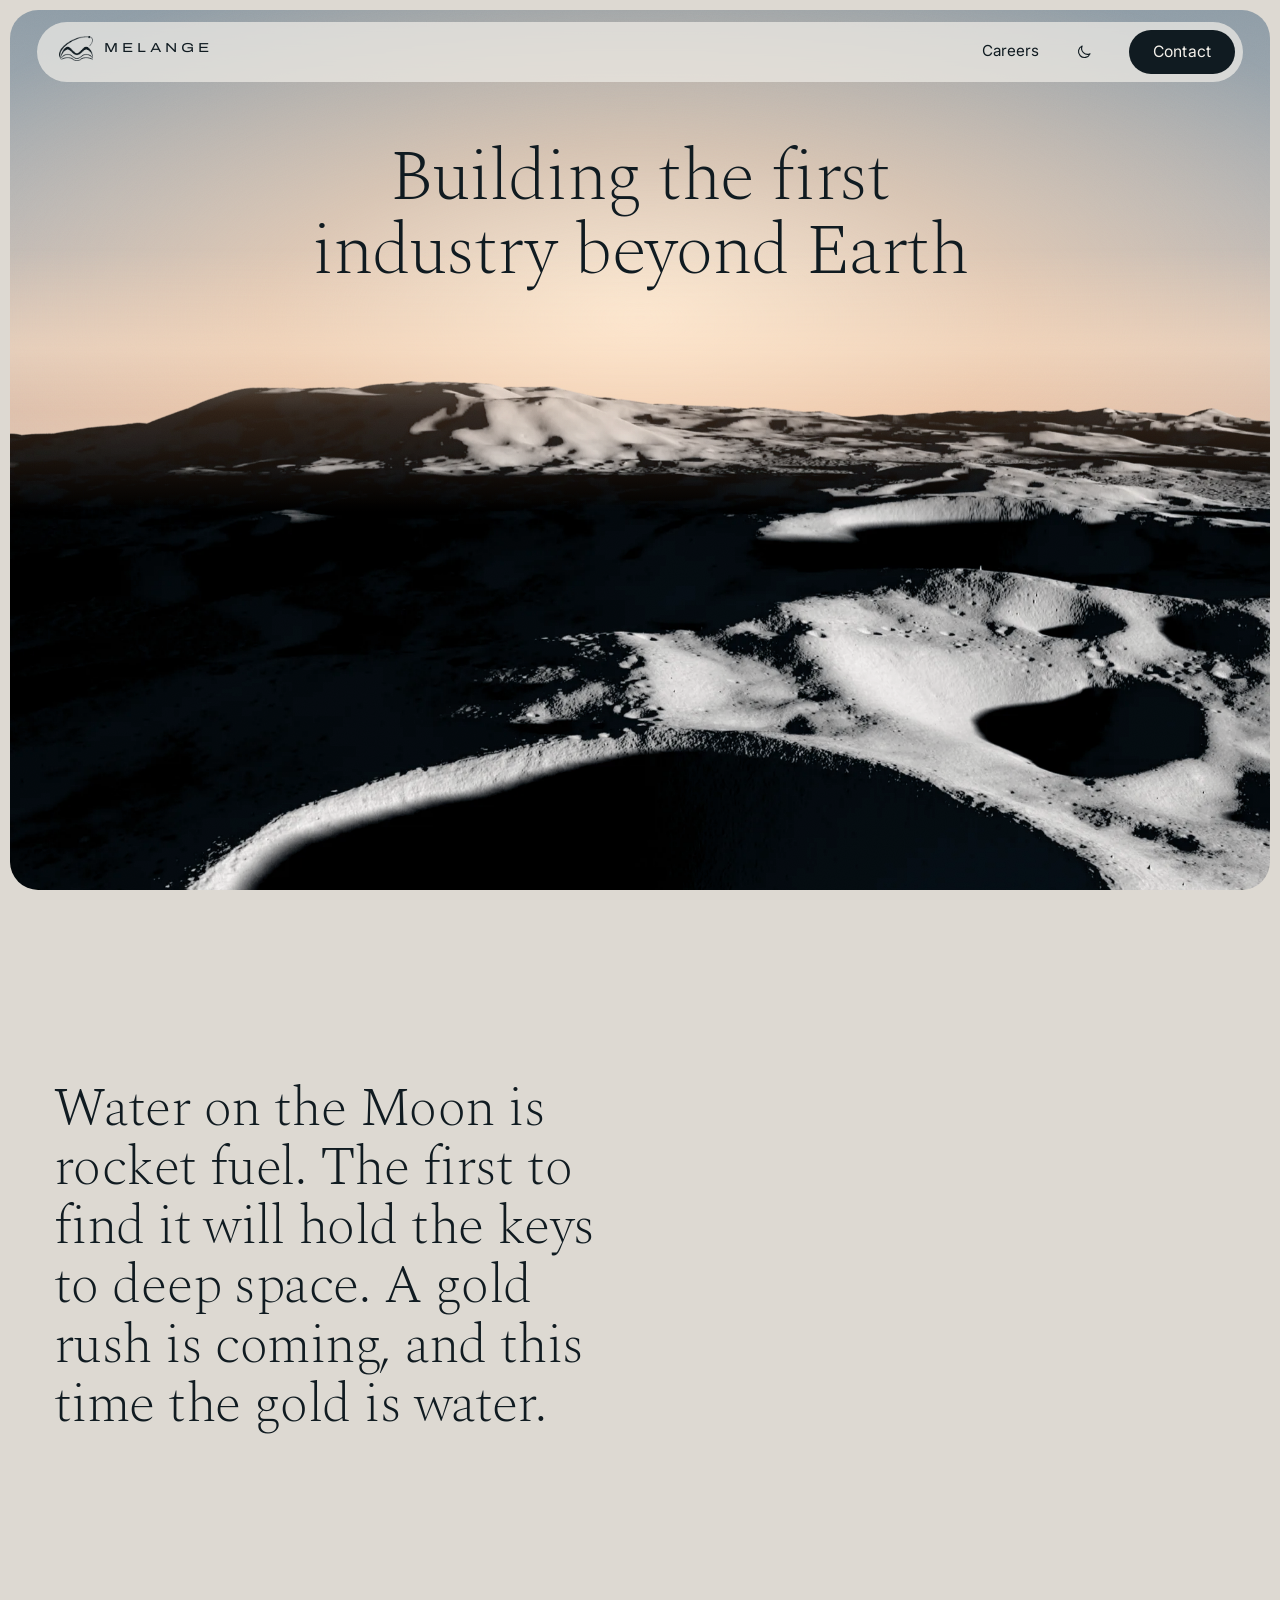
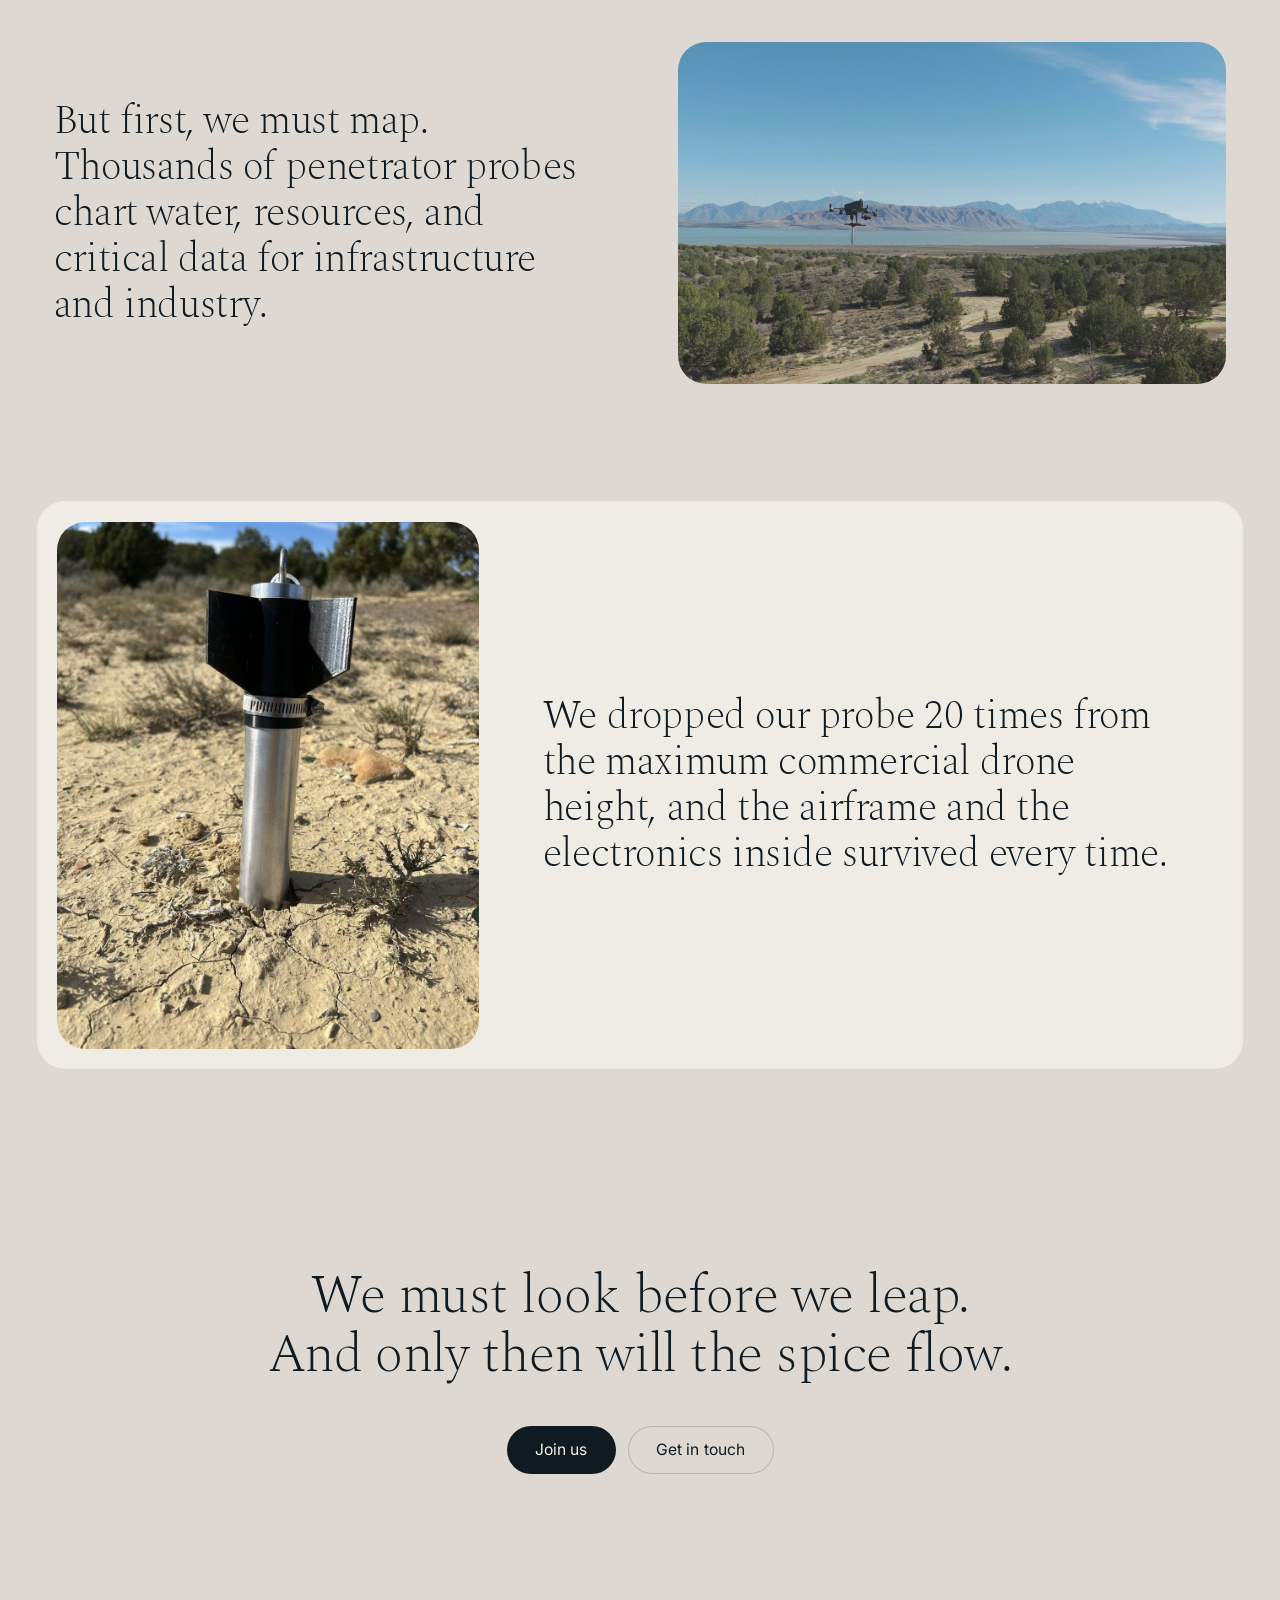
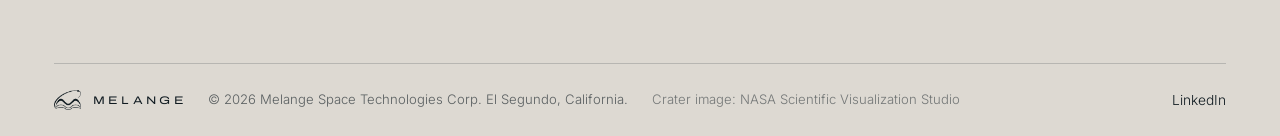
<file: index.html>
<!DOCTYPE html>
<html lang="en">
<head>
  <meta charset="utf-8">
  <meta name="viewport" content="width=device-width, initial-scale=1">
  <title>Melange Space</title>
  <meta name="description" content="Water on the Moon is rocket fuel. Melange Space maps what lies beneath the lunar surface, the first step to building the first industry beyond Earth.">
  <meta property="og:site_name" content="Melange Space">
  <meta property="og:type" content="website">
  <meta property="og:title" content="Melange Space">
  <meta property="og:description" content="Water on the Moon is rocket fuel. Melange Space maps what lies beneath the lunar surface, the first step to building the first industry beyond Earth.">
  <meta property="og:image" content="https://melangespace.com/assets/og.jpg">
  <meta property="og:url" content="https://melangespace.com/">
  <link rel="canonical" href="https://melangespace.com/">
  <meta name="twitter:card" content="summary_large_image">
  <script>
    // Night mode: the visitor's own choice if they made one, else their system setting.
    (function () {
      var m = null;
      try { m = localStorage.getItem('mode'); } catch (e) {}
      if (m !== 'day' && m !== 'night') m = window.matchMedia && matchMedia('(prefers-color-scheme: dark)').matches ? 'night' : 'day';
      document.documentElement.dataset.mode = m;
    })();
  </script>
  <link rel="icon" href="favicon.ico" sizes="any">
  <link rel="icon" href="assets/favicon.png" type="image/png">
  <link rel="apple-touch-icon" href="assets/apple-touch-icon.png">
  <link rel="preconnect" href="https://fonts.googleapis.com">
  <link rel="preconnect" href="https://fonts.gstatic.com" crossorigin>
  <link href="https://fonts.googleapis.com/css2?family=Spectral:wght@200;300&family=Archivo:wdth,wght@125,300;125,400&family=Inter:wght@300;400;500&display=swap" rel="stylesheet">
  <link rel="preload" as="image" href="assets/shackleton-terrain-2000.webp" imagesrcset="assets/shackleton-terrain-1100.webp 1100w, assets/shackleton-terrain-2000.webp 2000w" imagesizes="(max-width: 820px) 160vw, 100vw">
  <link rel="stylesheet" href="css/style.css">
  <script type="application/ld+json">
  {
    "@context": "https://schema.org",
    "@type": "Organization",
    "name": "Melange Space Technologies Corp.",
    "alternateName": "Melange Space",
    "url": "https://melangespace.com/",
    "logo": "https://melangespace.com/assets/logo.png",
    "founder": { "@type": "Person", "name": "Russell Boyer" },
    "address": { "@type": "PostalAddress", "addressLocality": "El Segundo", "addressRegion": "CA", "addressCountry": "US" },
    "email": "russell@melangespace.com",
    "sameAs": ["https://www.linkedin.com/company/melange-space/"]
  }
  </script>
</head>
<body>

<header class="nav" id="nav">
  <a class="brand" href="./" aria-label="Melange Space home"><span class="logo" role="img" aria-label="Melange"><span class="logo-mark"></span><span class="logo-word" aria-hidden="true">Melange</span></span></a>
  <a class="nav-link" href="careers.html">Careers</a>
  <button class="mode" type="button" aria-label="Switch between day and night mode">
    <svg class="moon" viewBox="0 0 24 24" aria-hidden="true"><path d="M20 14.5A8 8 0 0 1 9.5 4a8 8 0 1 0 10.5 10.5z"/></svg>
    <svg class="sun" viewBox="0 0 24 24" aria-hidden="true"><circle cx="12" cy="12" r="4"/><path d="M12 2.5v2.2M12 19.3v2.2M2.5 12h2.2M19.3 12h2.2M5.3 5.3l1.5 1.5M17.2 17.2l1.5 1.5M5.3 18.7l1.5-1.5M17.2 6.8l1.5-1.5"/></svg>
  </button>
  <a class="btn btn-nav" href="contact.html">Contact</a>
</header>

<main>

  <section class="hero" aria-label="Melange Space">
    <div class="hero-card">
      <div class="sky" aria-hidden="true">
        <div class="sky-glow"></div>
        <img class="terrain" alt="" decoding="async"
             src="assets/shackleton-terrain-2000.webp"
             srcset="assets/shackleton-terrain-1100.webp 1100w, assets/shackleton-terrain-2000.webp 2000w"
             sizes="(max-width: 820px) 160vw, 100vw">
        <div class="terrain-tint"></div>
        <div class="haze"></div>
        <div class="grain"></div>
      </div>
      <div class="hero-copy">
        <h1 class="display rise" style="--d:.15s">Building the first industry beyond&nbsp;Earth</h1>
      </div>
    </div>
  </section>

  <section class="story" id="story">

    <div class="beat beat-solo reveal">
      <h2 class="statement">Water on the Moon is rocket fuel. The first to find it will hold the keys to deep space. A gold rush is coming, and this time the gold is&nbsp;water.</h2>
    </div>

    <div class="beat reveal">
      <div class="beat-text">
        <h2 class="statement">But first, we must map. Thousands of penetrator probes chart water, resources, and critical data for infrastructure and&nbsp;industry.</h2>
      </div>
      <figure class="shot shot-wide"><img src="assets/field-drone.jpg" alt="A drone carrying the Melange test probe over a lake and desert hills" loading="lazy" width="1600" height="1000"></figure>
    </div>

    <div class="proof reveal">
      <figure class="shot shot-tall"><img src="assets/field-probe.jpg" alt="The Melange test probe standing in the ground after a drop" loading="lazy" width="1000" height="1250"></figure>
      <div class="proof-text">
        <h2 class="statement">We dropped our probe 20 times from the maximum commercial drone height, and the airframe and the electronics inside survived every&nbsp;time.</h2>
      </div>
    </div>

    <div class="closer reveal">
      <h2 class="statement">We must look before we&nbsp;leap.<br>And only then will the spice&nbsp;flow.</h2>
      <div class="actions">
        <a class="btn" href="careers.html">Join us</a>
        <a class="btn btn-ghost" href="contact.html">Get in touch</a>
      </div>
    </div>

  </section>

</main>

<footer class="footer">
  <div class="footer-inner">
    <span class="logo" role="img" aria-label="Melange"><span class="logo-mark"></span><span class="logo-word" aria-hidden="true">Melange</span></span>
    <p class="copy">&copy; 2026 Melange Space Technologies Corp. El Segundo, California.</p>
    <span class="credit">Crater image: NASA Scientific Visualization Studio</span>
    <a class="foot-link" href="https://www.linkedin.com/company/melange-space/" target="_blank" rel="noopener">LinkedIn</a>
  </div>
</footer>

<script src="js/main.js" defer></script>
</body>
</html>
</file>
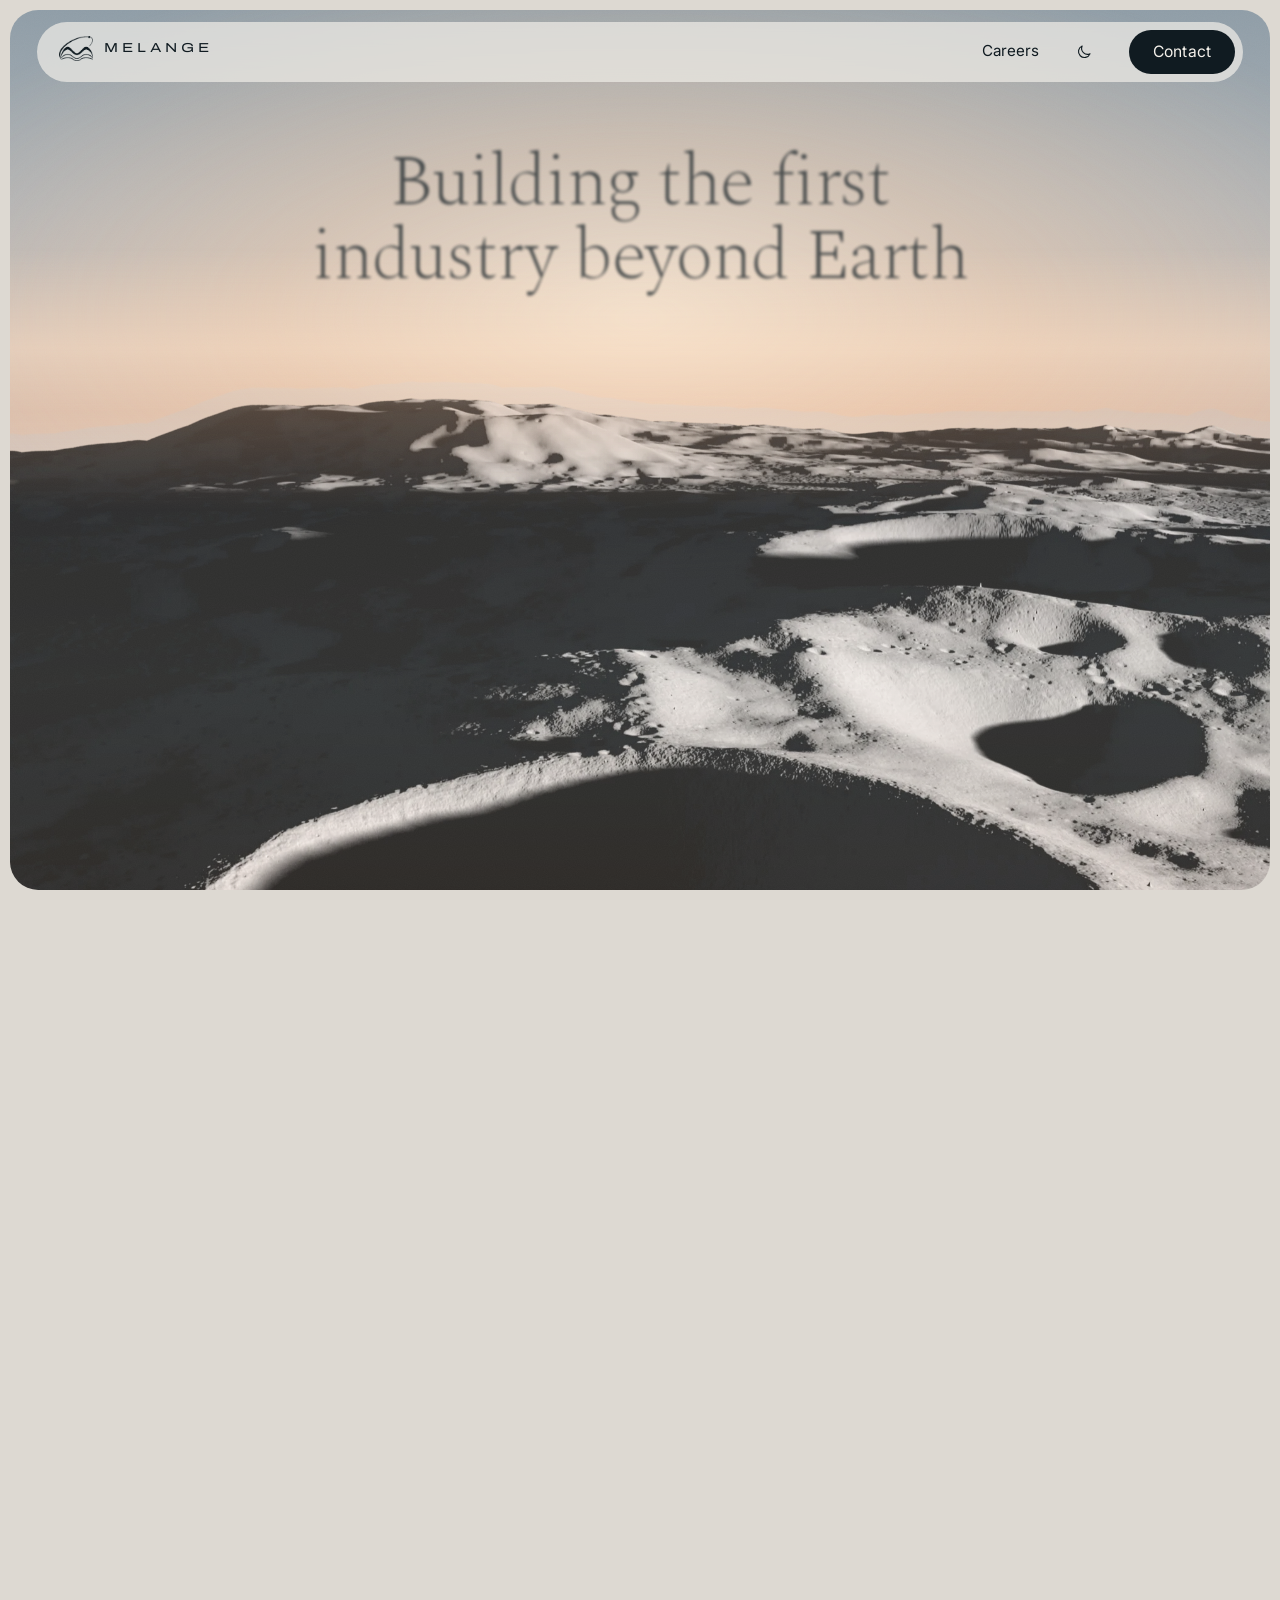
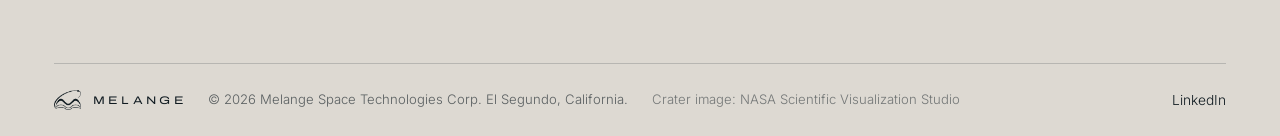
<file: about.html>
<!DOCTYPE html>
<html lang="en"><head><meta charset="utf-8"><title>Melange Space</title>
<link rel="canonical" href="https://melangespace.com/">
<meta http-equiv="refresh" content="0; url=/">
<meta name="robots" content="noindex"></head>
<body><a href="/">Melange Space</a></body></html>
</file>
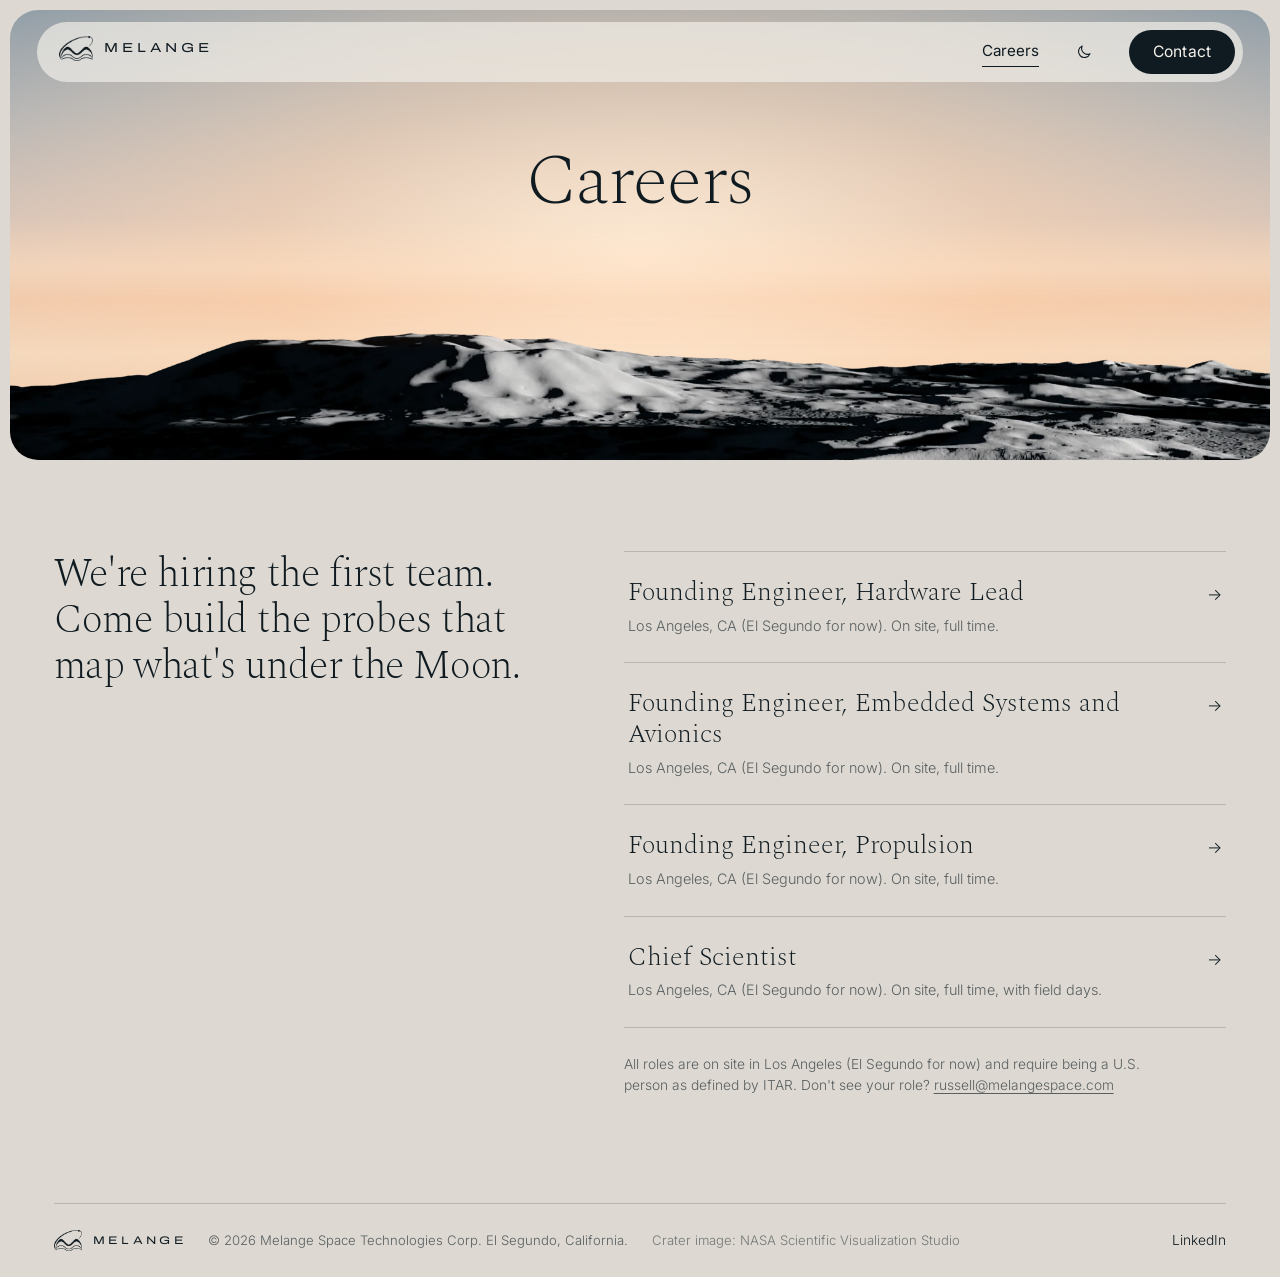
<file: careers.html>
<!DOCTYPE html>
<html lang="en">
<head>
  <meta charset="utf-8">
  <meta name="viewport" content="width=device-width, initial-scale=1">
  <title>Careers | Melange Space</title>
  <meta name="description" content="Open roles at Melange Space in Los Angeles.">
  <meta property="og:site_name" content="Melange Space">
  <meta property="og:type" content="website">
  <meta property="og:title" content="Careers | Melange Space">
  <meta property="og:description" content="Open roles at Melange Space in Los Angeles.">
  <meta property="og:image" content="https://melangespace.com/assets/og.jpg">
  <meta property="og:url" content="https://melangespace.com/careers.html">
  <link rel="canonical" href="https://melangespace.com/careers.html">
  <meta name="twitter:card" content="summary_large_image">
  <script>
    // Night mode: the visitor's own choice if they made one, else their system setting.
    (function () {
      var m = null;
      try { m = localStorage.getItem('mode'); } catch (e) {}
      if (m !== 'day' && m !== 'night') m = window.matchMedia && matchMedia('(prefers-color-scheme: dark)').matches ? 'night' : 'day';
      document.documentElement.dataset.mode = m;
    })();
  </script>
  <link rel="icon" href="favicon.ico" sizes="any">
  <link rel="icon" href="assets/favicon.png" type="image/png">
  <link rel="apple-touch-icon" href="assets/apple-touch-icon.png">
  <link rel="preconnect" href="https://fonts.googleapis.com">
  <link rel="preconnect" href="https://fonts.gstatic.com" crossorigin>
  <link href="https://fonts.googleapis.com/css2?family=Spectral:wght@200;300&family=Archivo:wdth,wght@125,300;125,400&family=Inter:wght@300;400;500&display=swap" rel="stylesheet">
  <link rel="preload" as="image" href="assets/shackleton-terrain-2000.webp" imagesrcset="assets/shackleton-terrain-1100.webp 1100w, assets/shackleton-terrain-2000.webp 2000w" imagesizes="(max-width: 820px) 160vw, 100vw">
  <link rel="stylesheet" href="css/style.css">
</head>
<body>

<header class="nav" id="nav">
  <a class="brand" href="./" aria-label="Melange Space home"><span class="logo" role="img" aria-label="Melange"><span class="logo-mark"></span><span class="logo-word" aria-hidden="true">Melange</span></span></a>
  <a class="nav-link" href="careers.html" aria-current="page">Careers</a>
  <button class="mode" type="button" aria-label="Switch between day and night mode">
    <svg class="moon" viewBox="0 0 24 24" aria-hidden="true"><path d="M20 14.5A8 8 0 0 1 9.5 4a8 8 0 1 0 10.5 10.5z"/></svg>
    <svg class="sun" viewBox="0 0 24 24" aria-hidden="true"><circle cx="12" cy="12" r="4"/><path d="M12 2.5v2.2M12 19.3v2.2M2.5 12h2.2M19.3 12h2.2M5.3 5.3l1.5 1.5M17.2 17.2l1.5 1.5M5.3 18.7l1.5-1.5M17.2 6.8l1.5-1.5"/></svg>
  </button>
  <a class="btn btn-nav" href="contact.html">Contact</a>
</header>

<main>

  <section class="hero hero-short" aria-label="Careers">
    <div class="hero-card">
      <div class="sky" aria-hidden="true">
        <div class="sky-glow"></div>
        <img class="terrain" alt="" decoding="async"
             src="assets/shackleton-terrain-2000.webp"
             srcset="assets/shackleton-terrain-1100.webp 1100w, assets/shackleton-terrain-2000.webp 2000w"
             sizes="(max-width: 820px) 160vw, 100vw">
        <div class="terrain-tint"></div>
        <div class="haze"></div>
        <div class="grain"></div>
      </div>
      <div class="hero-copy">
        <h1 class="display rise" style="--d:.15s">Careers</h1>
      </div>
    </div>
  </section>

  <section class="page">
    <div class="page-head reveal">
      <h2 class="statement">We're hiring the first team. Come build the probes that map what's under the&nbsp;Moon.</h2>
    </div>
    <div class="reveal">
      <ul class="roles">
        <li><a href="https://jobs.dover.com/melange-space/e6afbe92-c193-4be4-a8cf-61b1b5f1ea4c?rs=76643084" target="_blank" rel="noopener">
          <span class="role-main">
            <span class="role-title">Founding Engineer, Hardware Lead</span>
            <span class="role-meta">Los Angeles, CA (El Segundo for now). On site, full time.</span>
          </span>
          <span class="arrow" aria-hidden="true">&rarr;</span>
        </a></li>
        <li><a href="https://jobs.dover.com/melange-space/00bdcb62-77d0-486d-be81-261ad28282ca?rs=76643084" target="_blank" rel="noopener">
          <span class="role-main">
            <span class="role-title">Founding Engineer, Embedded Systems and Avionics</span>
            <span class="role-meta">Los Angeles, CA (El Segundo for now). On site, full time.</span>
          </span>
          <span class="arrow" aria-hidden="true">&rarr;</span>
        </a></li>
        <li><a href="https://jobs.dover.com/melange-space/9165eea7-a168-4c66-b238-9b546dbfb7a9?rs=76643084" target="_blank" rel="noopener">
          <span class="role-main">
            <span class="role-title">Founding Engineer, Propulsion</span>
            <span class="role-meta">Los Angeles, CA (El Segundo for now). On site, full time.</span>
          </span>
          <span class="arrow" aria-hidden="true">&rarr;</span>
        </a></li>
        <li><a href="https://jobs.dover.com/melange-space/2d2de82a-98d6-43dc-98d0-9a949d49e26b?rs=76643084" target="_blank" rel="noopener">
          <span class="role-main">
            <span class="role-title">Chief Scientist</span>
            <span class="role-meta">Los Angeles, CA (El Segundo for now). On site, full time, with field days.</span>
          </span>
          <span class="arrow" aria-hidden="true">&rarr;</span>
        </a></li>
      </ul>
      <p class="fine">All roles are on site in Los Angeles (El Segundo for now) and require being a U.S. person as defined by ITAR. Don't see your role? <a href="mailto:russell@melangespace.com">russell@melangespace.com</a></p>
    </div>
  </section>

</main>

<footer class="footer ruled">
  <div class="footer-inner">
    <span class="logo" role="img" aria-label="Melange"><span class="logo-mark"></span><span class="logo-word" aria-hidden="true">Melange</span></span>
    <p class="copy">&copy; 2026 Melange Space Technologies Corp. El Segundo, California.</p>
    <span class="credit">Crater image: NASA Scientific Visualization Studio</span>
    <a class="foot-link" href="https://www.linkedin.com/company/melange-space/" target="_blank" rel="noopener">LinkedIn</a>
  </div>
</footer>

<script src="js/main.js" defer></script>
</body>
</html>
</file>
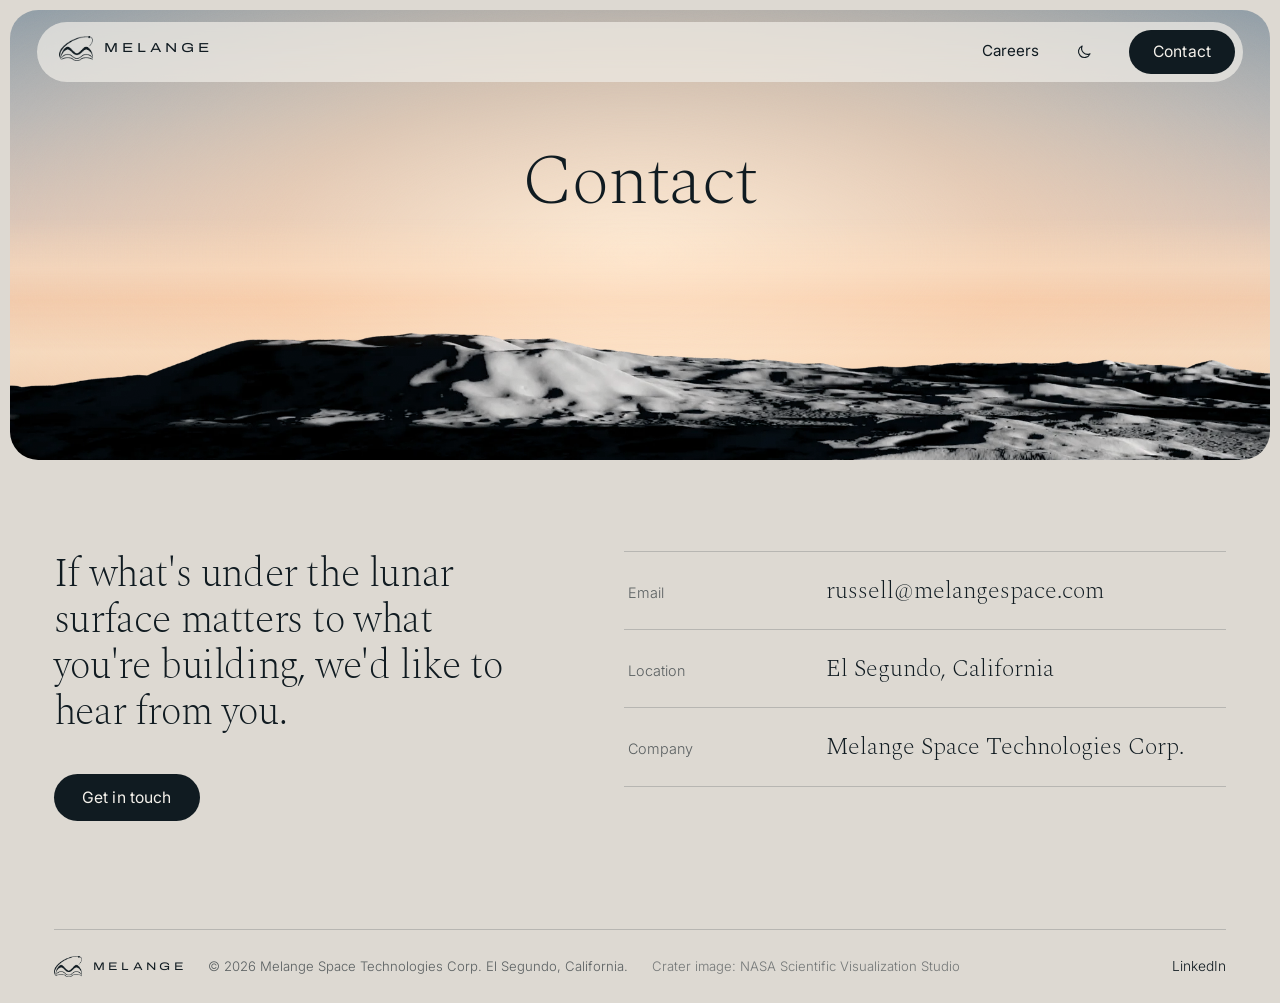
<file: contact.html>
<!DOCTYPE html>
<html lang="en">
<head>
  <meta charset="utf-8">
  <meta name="viewport" content="width=device-width, initial-scale=1">
  <title>Contact | Melange Space</title>
  <meta name="description" content="Get in touch with Melange Space.">
  <meta property="og:site_name" content="Melange Space">
  <meta property="og:type" content="website">
  <meta property="og:title" content="Contact | Melange Space">
  <meta property="og:description" content="Get in touch with Melange Space.">
  <meta property="og:image" content="https://melangespace.com/assets/og.jpg">
  <meta property="og:url" content="https://melangespace.com/contact.html">
  <link rel="canonical" href="https://melangespace.com/contact.html">
  <meta name="twitter:card" content="summary_large_image">
  <script>
    // Night mode: the visitor's own choice if they made one, else their system setting.
    (function () {
      var m = null;
      try { m = localStorage.getItem('mode'); } catch (e) {}
      if (m !== 'day' && m !== 'night') m = window.matchMedia && matchMedia('(prefers-color-scheme: dark)').matches ? 'night' : 'day';
      document.documentElement.dataset.mode = m;
    })();
  </script>
  <link rel="icon" href="favicon.ico" sizes="any">
  <link rel="icon" href="assets/favicon.png" type="image/png">
  <link rel="apple-touch-icon" href="assets/apple-touch-icon.png">
  <link rel="preconnect" href="https://fonts.googleapis.com">
  <link rel="preconnect" href="https://fonts.gstatic.com" crossorigin>
  <link href="https://fonts.googleapis.com/css2?family=Spectral:wght@200;300&family=Archivo:wdth,wght@125,300;125,400&family=Inter:wght@300;400;500&display=swap" rel="stylesheet">
  <link rel="preload" as="image" href="assets/shackleton-terrain-2000.webp" imagesrcset="assets/shackleton-terrain-1100.webp 1100w, assets/shackleton-terrain-2000.webp 2000w" imagesizes="(max-width: 820px) 160vw, 100vw">
  <link rel="stylesheet" href="css/style.css">
</head>
<body>

<header class="nav" id="nav">
  <a class="brand" href="./" aria-label="Melange Space home"><span class="logo" role="img" aria-label="Melange"><span class="logo-mark"></span><span class="logo-word" aria-hidden="true">Melange</span></span></a>
  <a class="nav-link" href="careers.html">Careers</a>
  <button class="mode" type="button" aria-label="Switch between day and night mode">
    <svg class="moon" viewBox="0 0 24 24" aria-hidden="true"><path d="M20 14.5A8 8 0 0 1 9.5 4a8 8 0 1 0 10.5 10.5z"/></svg>
    <svg class="sun" viewBox="0 0 24 24" aria-hidden="true"><circle cx="12" cy="12" r="4"/><path d="M12 2.5v2.2M12 19.3v2.2M2.5 12h2.2M19.3 12h2.2M5.3 5.3l1.5 1.5M17.2 17.2l1.5 1.5M5.3 18.7l1.5-1.5M17.2 6.8l1.5-1.5"/></svg>
  </button>
  <a class="btn btn-nav" href="contact.html" aria-current="page">Contact</a>
</header>

<main>

  <section class="hero hero-short" aria-label="Contact">
    <div class="hero-card">
      <div class="sky" aria-hidden="true">
        <div class="sky-glow"></div>
        <img class="terrain" alt="" decoding="async"
             src="assets/shackleton-terrain-2000.webp"
             srcset="assets/shackleton-terrain-1100.webp 1100w, assets/shackleton-terrain-2000.webp 2000w"
             sizes="(max-width: 820px) 160vw, 100vw">
        <div class="terrain-tint"></div>
        <div class="haze"></div>
        <div class="grain"></div>
      </div>
      <div class="hero-copy">
        <h1 class="display rise" style="--d:.15s">Contact</h1>
      </div>
    </div>
  </section>

  <section class="page">
    <div class="page-head reveal">
      <h2 class="statement">If what's under the lunar surface matters to what you're building, we'd like to hear from&nbsp;you.</h2>
      <a class="btn" href="mailto:russell@melangespace.com">Get in touch</a>
    </div>
    <dl class="details reveal">
      <div><dt>Email</dt><dd><a href="mailto:russell@melangespace.com">russell@melangespace.com</a></dd></div>
      <div><dt>Location</dt><dd>El Segundo, California</dd></div>
      <div><dt>Company</dt><dd>Melange Space Technologies Corp.</dd></div>
    </dl>
  </section>

</main>

<footer class="footer ruled">
  <div class="footer-inner">
    <span class="logo" role="img" aria-label="Melange"><span class="logo-mark"></span><span class="logo-word" aria-hidden="true">Melange</span></span>
    <p class="copy">&copy; 2026 Melange Space Technologies Corp. El Segundo, California.</p>
    <span class="credit">Crater image: NASA Scientific Visualization Studio</span>
    <a class="foot-link" href="https://www.linkedin.com/company/melange-space/" target="_blank" rel="noopener">LinkedIn</a>
  </div>
</footer>

<script src="js/main.js" defer></script>
</body>
</html>
</file>
<file: css/style.css>
/* Melange Space, 2026-11 redesign. Static, no build step.
   Day mode is the default. Night mode is the same site after dark:
   it follows the visitor's system setting and the toggle in the nav. */

:root {
  --bg: #DDD9D2;
  --card: #EFECE6;
  --ink: #101B21;
  --ink-soft: rgba(16, 27, 33, .64);
  --line: rgba(16, 27, 33, .18);
  --accent: #FF6B1A;
  --btn-bg: #101B21;
  --btn-fg: #F4F1EB;
  --nav-bg: rgba(239, 236, 230, .72);
  --nav-line: rgba(255, 255, 255, 0);
  --hero-ink: #101B21;
  --sky: linear-gradient(180deg, #8E9CA6 0%, #A9AFB4 22%, #CDBFB8 46%, #EBCDB6 64%, #F3D9BF 76%, #E9B894 100%);
  --sky-glow: radial-gradient(closest-side, rgba(255, 236, 214, .95), rgba(255, 214, 178, .55) 45%, rgba(255, 200, 160, 0) 100%);
  --haze: linear-gradient(180deg, rgba(255, 221, 190, 0) 0%, rgba(255, 221, 190, .9) 38%, rgba(255, 176, 120, .35) 62%, rgba(255, 176, 120, 0) 100%);
  --haze-o: .5;
  --tint: #6F7F8A;
  --tint-o: .3;
  --serif: "Spectral", "Iowan Old Style", "Times New Roman", serif;
  --wordmark: "Archivo", "Inter", system-ui, sans-serif;
  --sans: "Inter", system-ui, -apple-system, "Segoe UI", sans-serif;
  --gutter: clamp(20px, 4.2vw, 64px);
  --radius: clamp(18px, 2.2vw, 30px);
  --ease: cubic-bezier(.2, .7, .2, 1);
  --terrain-top: 31%;
  color-scheme: light;
}

[data-mode="night"] {
  --bg: #090B0E;
  --card: #12161A;
  --ink: #F2F1EE;
  --ink-soft: rgba(242, 241, 238, .62);
  --line: rgba(242, 241, 238, .18);
  --btn-bg: #F2F1EE;
  --btn-fg: #0E1114;
  --nav-bg: rgba(26, 31, 36, .58);
  --nav-line: rgba(255, 255, 255, .09);
  --hero-ink: #F2F1EE;
  --sky: linear-gradient(180deg, #040507 0%, #06080B 34%, #0B1016 100%);
  --sky-glow: radial-gradient(closest-side, rgba(120, 150, 190, .28), rgba(80, 110, 160, .12) 50%, rgba(60, 90, 140, 0) 100%);
  --haze-o: 0;
  --tint-o: 0;
  color-scheme: dark;
}

* { box-sizing: border-box; }
html { -webkit-text-size-adjust: 100%; }
body {
  margin: 0;
  min-height: 100svh;
  display: flex;
  flex-direction: column;
  background: var(--bg);
  color: var(--ink);
  font-family: var(--sans);
  font-weight: 300;
  font-size: 16px;
  line-height: 1.5;
  -webkit-font-smoothing: antialiased;
  text-rendering: optimizeLegibility;
  transition: background .5s var(--ease), color .5s var(--ease);
}
main { flex: 1; }
img { display: block; max-width: 100%; }
a { color: inherit; }
h1, h2, p, ul, dl, dd { margin: 0; }
ul { padding: 0; list-style: none; }
button { font: inherit; color: inherit; }

/* Type */
.display {
  font-family: var(--serif);
  font-weight: 200;
  font-size: clamp(2.5rem, 5.6vw, 5.25rem);
  line-height: 1.04;
  letter-spacing: -0.015em;
  text-wrap: balance;
}
.statement {
  font-family: var(--serif);
  font-weight: 200;
  font-size: clamp(1.7rem, 3.1vw, 2.9rem);
  line-height: 1.16;
  letter-spacing: -0.01em;
  text-wrap: pretty;
}
.eyebrow-line {
  font-size: clamp(.95rem, 1.15vw, 1.1rem);
  font-weight: 400;
  letter-spacing: .01em;
  margin-bottom: clamp(14px, 1.6vw, 22px);
}

/* Logo: the mark (white PNG used as a mask, so it takes any colour) and the wordmark set in Archivo Expanded caps */
.logo {
  display: inline-flex;
  align-items: center;
  gap: 11px;
  color: inherit;
  line-height: 1;
}
.logo-mark {
  width: 34px;
  aspect-ratio: 184 / 135;
  background: currentColor;
  -webkit-mask: url(../assets/mark.png) center / contain no-repeat;
          mask: url(../assets/mark.png) center / contain no-repeat;
}
.logo-word {
  font-family: var(--wordmark);
  font-stretch: 125%;
  font-weight: 400;
  font-size: 13px;
  letter-spacing: .3em;
  text-transform: uppercase;
  margin-right: -.3em;
}

/* Buttons */
.btn {
  display: inline-flex;
  align-items: center;
  justify-content: center;
  padding: 12px 28px;
  border-radius: 999px;
  border: 0;
  background: var(--btn-bg);
  color: var(--btn-fg);
  font-family: var(--sans);
  font-size: .98rem;
  font-weight: 400;
  letter-spacing: .01em;
  text-decoration: none;
  cursor: pointer;
  transition: background .35s var(--ease), color .35s var(--ease), transform .35s var(--ease);
}
.btn:hover { background: var(--accent); color: #101B21; transform: translateY(-1px); }
.btn:focus-visible, a:focus-visible, button:focus-visible { outline: 2px solid var(--accent); outline-offset: 3px; }

/* Nav */
.nav {
  position: fixed;
  z-index: 20;
  top: 22px;
  left: calc(var(--gutter) / 2 + 10px);
  right: calc(var(--gutter) / 2 + 10px);
  display: flex;
  align-items: center;
  gap: 26px;
  padding: 8px 8px 8px 22px;
  border-radius: 999px;
  background: var(--nav-bg);
  box-shadow: inset 0 0 0 1px var(--nav-line);
  -webkit-backdrop-filter: blur(14px) saturate(1.2);
          backdrop-filter: blur(14px) saturate(1.2);
  transition: transform .5s var(--ease), background .5s var(--ease);
}
.nav.is-hidden { transform: translateY(-140%); }
.brand { text-decoration: none; margin-right: auto; }
.nav-link {
  font-size: .95rem;
  font-weight: 400;
  text-decoration: none;
  position: relative;
  padding: 4px 0;
}
.nav-link::after {
  content: "";
  position: absolute; left: 0; right: 0; bottom: 0;
  height: 1px; background: currentColor;
  transform: scaleX(0); transform-origin: left;
  transition: transform .4s var(--ease);
}
.nav-link:hover::after, .nav-link[aria-current="page"]::after { transform: scaleX(1); }
.btn-nav { padding: 10px 24px; }

/* Day and night toggle */
.mode {
  width: 38px; height: 38px;
  display: grid; place-items: center;
  border: 0; border-radius: 50%;
  background: transparent;
  cursor: pointer;
  transition: background .3s var(--ease);
}
.mode:hover { background: var(--line); }
.mode svg { width: 18px; height: 18px; fill: none; stroke: currentColor; stroke-width: 1.5; stroke-linecap: round; stroke-linejoin: round; }
.mode .sun { display: none; }
[data-mode="night"] .mode .sun { display: block; }
[data-mode="night"] .mode .moon { display: none; }

/* Hero */
.hero { padding: 10px; }
.hero-card {
  position: relative;
  height: calc(100svh - 20px);
  min-height: 540px;
  border-radius: var(--radius);
  overflow: hidden;
  isolation: isolate;
  display: grid;
  place-items: start center;
}
.sky { position: absolute; inset: 0; z-index: -1; background: var(--sky); }
.sky-glow {
  position: absolute;
  left: 50%; top: calc(var(--terrain-top) + 4%);
  width: min(130vw, 1700px); aspect-ratio: 2.2 / 1;
  transform: translate(-50%, -50%);
  background: var(--sky-glow);
  filter: blur(8px);
  animation: breathe 9s ease-in-out infinite;
}
.terrain, .terrain-tint {
  position: absolute;
  left: 50%;
  top: var(--terrain-top);
  width: max(100%, calc((100svh - 20px) * .74));
  aspect-ratio: 1;
  max-width: none;
  transform: translateX(-50%);
}
.terrain { animation: terrain-in 2.4s var(--ease) both; }
.terrain-tint {
  background: var(--tint);
  opacity: var(--tint-o);
  mix-blend-mode: color;
  -webkit-mask: url(../assets/shackleton-terrain-1100.webp) center / 100% 100% no-repeat;
          mask: url(../assets/shackleton-terrain-1100.webp) center / 100% 100% no-repeat;
}
.haze {
  position: absolute;
  left: 0; right: 0;
  top: calc(var(--terrain-top) - 4%);
  height: 30%;
  opacity: var(--haze-o);
  background: var(--haze);
  pointer-events: none;
}
.grain {
  position: absolute; inset: 0;
  opacity: .22;
  mix-blend-mode: soft-light;
  background-image: url("data:image/svg+xml,%3Csvg xmlns='http://www.w3.org/2000/svg' width='220' height='220'%3E%3Cfilter id='n'%3E%3CfeTurbulence type='fractalNoise' baseFrequency='.9' numOctaves='2' stitchTiles='stitch'/%3E%3CfeColorMatrix values='0 0 0 0 .5  0 0 0 0 .5  0 0 0 0 .5  0 0 0 1 0'/%3E%3C/filter%3E%3Crect width='100%25' height='100%25' filter='url(%23n)'/%3E%3C/svg%3E");
}
.hero-copy {
  color: var(--hero-ink);
  text-align: center;
  padding: 0 var(--gutter);
  max-width: 1080px;
  margin-top: clamp(104px, 14.5vh, 168px);
  transform: translateY(var(--copy-y, 0px));
}

/* Shorter hero for inner pages */
.hero-short .hero-card {
  --terrain-top: 50%;
  height: clamp(340px, 50svh, 520px);
  min-height: 0;
}
.hero-short .hero-copy { margin-top: clamp(104px, 15svh, 150px); }

@keyframes terrain-in {
  from { transform: translate(-50%, 7vh); opacity: .2; }
  to   { transform: translate(-50%, 0); opacity: 1; }
}
@keyframes breathe {
  0%, 100% { opacity: .82; }
  50% { opacity: 1; }
}

/* Load-in for hero text */
.rise {
  opacity: 0;
  transform: translateY(18px);
  filter: blur(6px);
  animation: rise 1.3s var(--ease) var(--d, 0s) forwards;
}
@keyframes rise { to { opacity: 1; transform: none; filter: none; } }

/* Scroll reveals */
.reveal {
  opacity: 0;
  transform: translateY(26px);
  transition: opacity 1.1s var(--ease), transform 1.1s var(--ease);
}
.reveal.is-in { opacity: 1; transform: none; }

/* Inner pages */
.page {
  padding: clamp(50px, 9vh, 110px) var(--gutter) clamp(70px, 12vh, 140px);
  display: grid;
  grid-template-columns: minmax(0, .9fr) minmax(0, 1.1fr);
  gap: clamp(30px, 6vw, 110px);
  align-items: start;
}
.page-head { max-width: 540px; }
.page-head .btn { margin-top: clamp(26px, 3vw, 40px); }

.roles { border-top: 1px solid var(--line); }
.roles a {
  display: grid;
  grid-template-columns: 1fr auto 28px;
  align-items: baseline;
  gap: 18px;
  padding: 26px 4px;
  border-bottom: 1px solid var(--line);
  text-decoration: none;
  transition: padding .45s var(--ease), color .35s var(--ease);
}
.role-title { font-family: var(--serif); font-weight: 200; font-size: clamp(1.3rem, 2vw, 1.8rem); line-height: 1.2; }
.role-meta { font-size: .9rem; color: var(--ink-soft); white-space: nowrap; }
.arrow { justify-self: end; transition: transform .45s var(--ease); }
.roles a:hover { padding-left: 14px; color: var(--accent); }
.roles a:hover .arrow { transform: translateX(6px); }
.fine { font-size: .86rem; color: var(--ink-soft); max-width: 520px; margin-top: 26px; }
.fine a { text-underline-offset: 3px; }

.details { border-top: 1px solid var(--line); }
.details div {
  display: grid;
  grid-template-columns: minmax(110px, 180px) 1fr;
  gap: 18px;
  align-items: baseline;
  padding: 24px 4px;
  border-bottom: 1px solid var(--line);
}
.details dt { font-size: .9rem; color: var(--ink-soft); }
.details dd { font-family: var(--serif); font-weight: 200; font-size: clamp(1.25rem, 1.9vw, 1.7rem); line-height: 1.2; }
.details a { text-decoration: none; }
.details a:hover { color: var(--accent); }

/* Footer */
.footer { padding: 0 var(--gutter) 26px; }
.footer-inner {
  display: flex;
  align-items: center;
  gap: 24px;
  padding-top: 18px;
}
.page + .footer .footer-inner, main + .footer.ruled .footer-inner { border-top: 1px solid var(--line); padding-top: 26px; }
.footer .logo-mark { width: 28px; }
.footer .logo-word { font-size: 11px; }
.copy { font-size: .82rem; color: var(--ink-soft); }
.credit { font-size: .82rem; color: var(--ink-soft); opacity: .8; margin-right: auto; }
.foot-link { font-size: .86rem; text-decoration: none; }
.foot-link:hover { text-decoration: underline; text-underline-offset: 3px; }

/* Small screens */
@media (max-width: 820px) {
  :root { --terrain-top: 40%; }
  .nav { top: 18px; left: 18px; right: 18px; gap: 14px; padding: 8px 8px 8px 18px; }
  .logo-mark { width: 30px; }
  .logo-word { font-size: 12px; letter-spacing: .26em; }
  .btn-nav { padding: 9px 16px; font-size: .9rem; }
  .nav-link { font-size: .9rem; }
  .mode { width: 32px; height: 32px; margin: 0 -6px; }
  .hero-copy { margin-top: 124px; }
  .hero-short .hero-card { --terrain-top: 56%; height: clamp(320px, 46svh, 420px); }
  .hero-short .hero-copy { margin-top: 112px; }
  .page { grid-template-columns: 1fr; }
  .roles a { grid-template-columns: 1fr 24px; }
  .role-meta { display: none; }
  .details div { grid-template-columns: 1fr; gap: 4px; }
  .footer-inner { flex-wrap: wrap; gap: 8px 20px; }
  .credit { flex-basis: 100%; order: 3; margin: 0; }
  .copy { flex-basis: 100%; order: 2; }
  .foot-link { margin-left: auto; }
}

@media (prefers-reduced-motion: reduce) {
  .rise, .reveal { opacity: 1; transform: none; filter: none; animation: none; transition: none; }
  .terrain, .sky-glow { animation: none; }
  body, .nav { transition: none; }
}

/* Home: the story below the hero */
.tag {
  display: inline-flex;
  align-items: center;
  gap: 10px;
  font-size: .9rem;
  font-weight: 400;
  margin-bottom: clamp(18px, 2.2vw, 30px);
}
.dot {
  width: 9px; height: 9px; border-radius: 50%;
  background: var(--accent);
  box-shadow: 0 0 0 5px rgba(255, 150, 90, .28);
}
.story { padding: 0 var(--gutter); }
.beat {
  display: grid;
  grid-template-columns: minmax(0, 1fr) minmax(0, 1fr);
  gap: clamp(28px, 6vw, 110px);
  align-items: center;
  padding: clamp(60px, 13vh, 150px) 0;
}
.beat-solo { display: block; padding: clamp(90px, 20vh, 220px) 0 clamp(50px, 10vh, 120px); }
.beat-solo .statement { max-width: 21ch; font-size: clamp(2rem, 4.2vw, 4rem); line-height: 1.1; }
.beat-text { max-width: 600px; }
.beat-flip .beat-text { order: 2; }
.shot { margin: 0; position: relative; border-radius: var(--radius); overflow: hidden; background: var(--card); }
.shot img { width: 100%; height: 100%; object-fit: cover; transform: scale(1.07); transition: transform 1.8s var(--ease); }
.reveal.is-in .shot img, .shot.is-in img { transform: none; }
.shot-wide { aspect-ratio: 16 / 10; }
.shot-tall { aspect-ratio: 4 / 5; }
.shot-square { aspect-ratio: 1; max-width: 460px; justify-self: start; width: 100%; }
.shot figcaption {
  position: absolute; left: 14px; bottom: 14px;
  padding: 7px 14px;
  border-radius: 999px;
  background: var(--nav-bg);
  color: var(--ink);
  -webkit-backdrop-filter: blur(12px);
          backdrop-filter: blur(12px);
  font-size: .82rem;
  font-weight: 400;
}
.proof {
  display: grid;
  grid-template-columns: minmax(0, .62fr) minmax(0, 1fr);
  gap: clamp(26px, 5vw, 90px);
  align-items: center;
  background: var(--card);
  border-radius: var(--radius);
  padding: clamp(14px, 1.6vw, 22px);
  margin: 0 calc(var(--gutter) / -2 + 10px);
  transition: background .5s var(--ease);
}
.proof .shot { background: var(--bg); }
.proof-text { padding: clamp(20px, 4vw, 60px) clamp(10px, 4vw, 70px) clamp(20px, 4vw, 60px) 0; max-width: 680px; }
.actions { display: flex; flex-wrap: wrap; gap: 12px; margin-top: clamp(28px, 3.2vw, 44px); }
.btn-ghost { background: transparent; color: var(--ink); box-shadow: inset 0 0 0 1px var(--line); }
.story + .footer, main:has(.story) + .footer { margin-top: clamp(20px, 5vh, 60px); }
main:has(.story) + .footer .footer-inner { border-top: 1px solid var(--line); padding-top: 26px; }

@media (max-width: 820px) {
  .beat { grid-template-columns: 1fr; padding: 54px 0; gap: 26px; }
  .beat-solo { padding: 76px 0 30px; }
  .beat-flip .beat-text { order: 0; }
  .proof { grid-template-columns: 1fr; margin: 0 -8px; }
  .proof-text { padding: 8px 12px 22px; }
  .shot-tall { aspect-ratio: 1; }
  .shot-square { max-width: none; }
}
@media (prefers-reduced-motion: reduce) { .shot img { transform: none; transition: none; } }

/* Home: closing line, centred, no image */
.closer {
  display: flex;
  flex-direction: column;
  align-items: center;
  text-align: center;
  padding: clamp(100px, 22vh, 240px) 0 clamp(80px, 16vh, 180px);
}
.closer .statement { max-width: 30ch; font-size: clamp(2rem, 4.2vw, 4rem); line-height: 1.1; }
.closer .actions { justify-content: center; }
@media (max-width: 820px) { .closer { padding: 84px 0 64px; } }

/* Careers rows: title with the location line under it */
.roles a { grid-template-columns: 1fr 24px; }
.role-main { display: flex; flex-direction: column; gap: 6px; }
.role-meta { display: block; white-space: normal; }
@media (max-width: 820px) { .role-meta { display: block; font-size: .84rem; } }

/* Careers before roles are public */
.lede { font-size: 1.05rem; color: var(--ink-soft); max-width: 460px; margin-bottom: 22px; }
</file>
